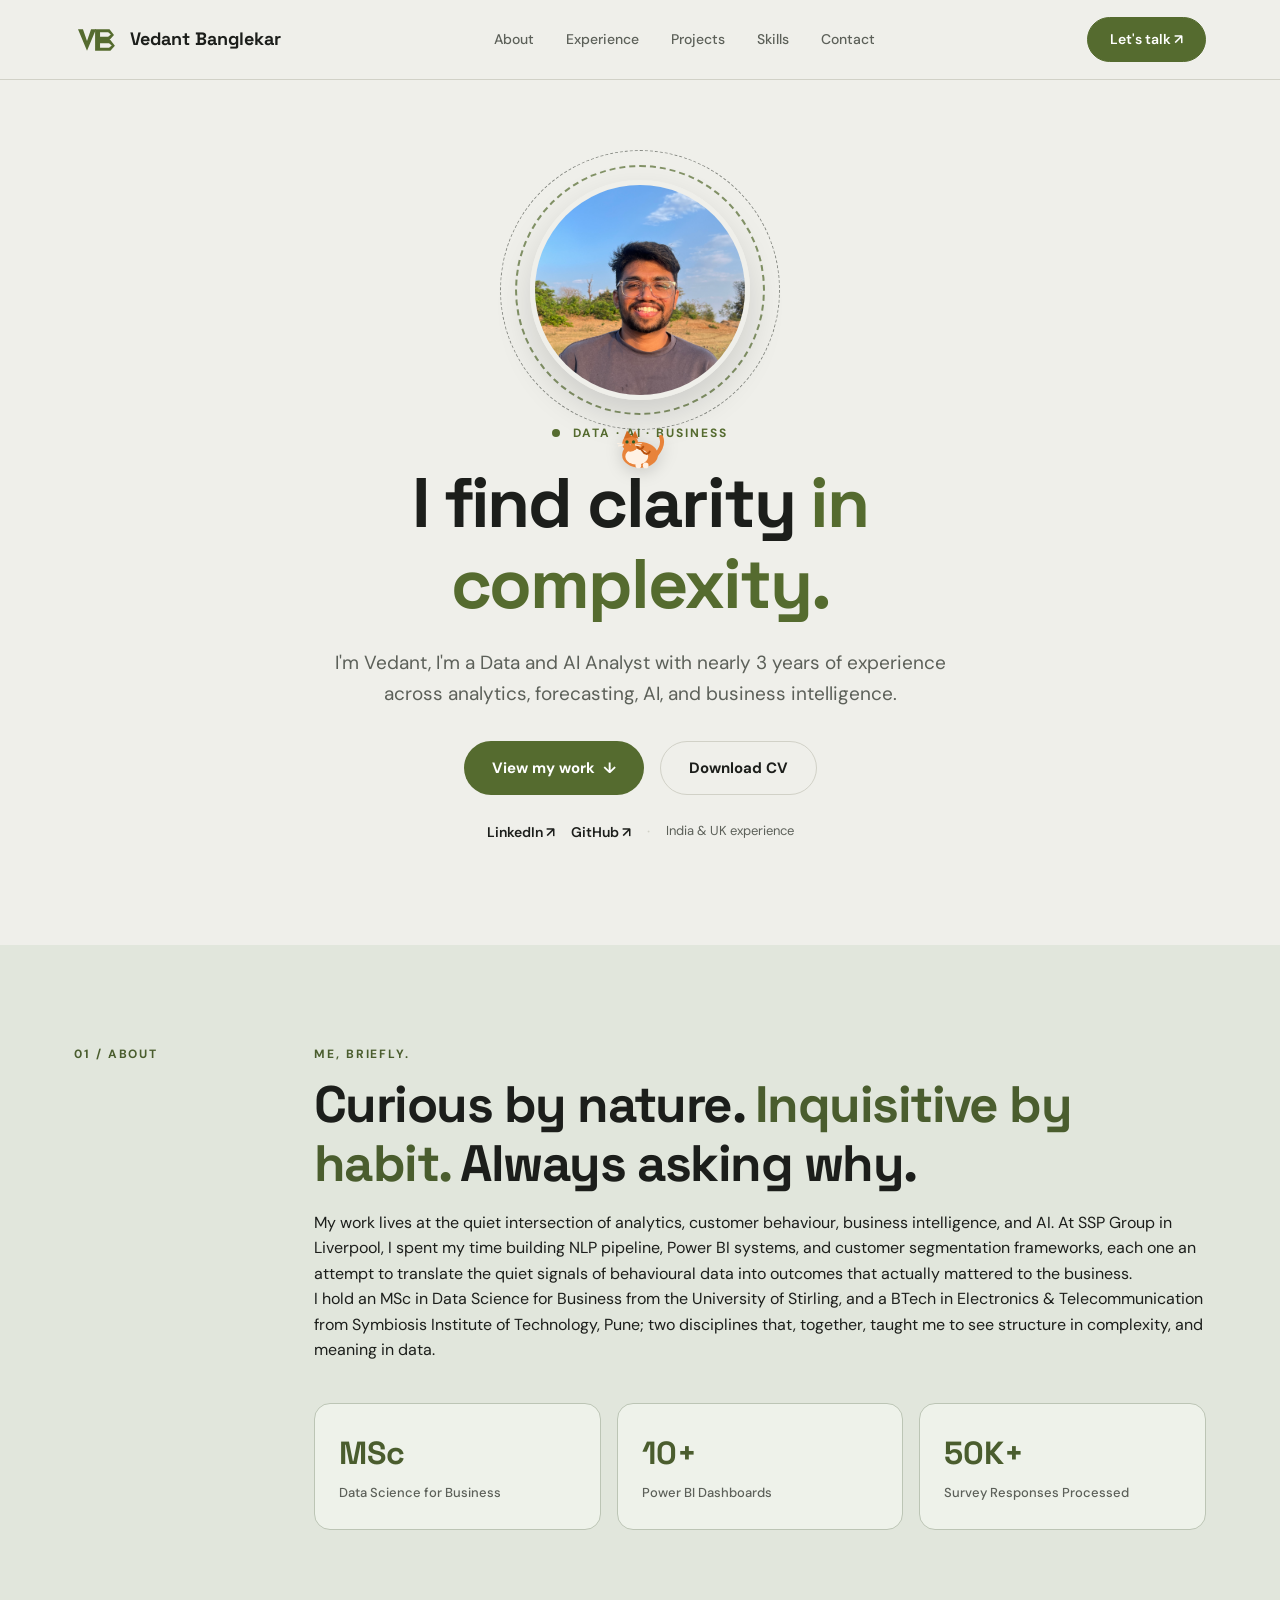
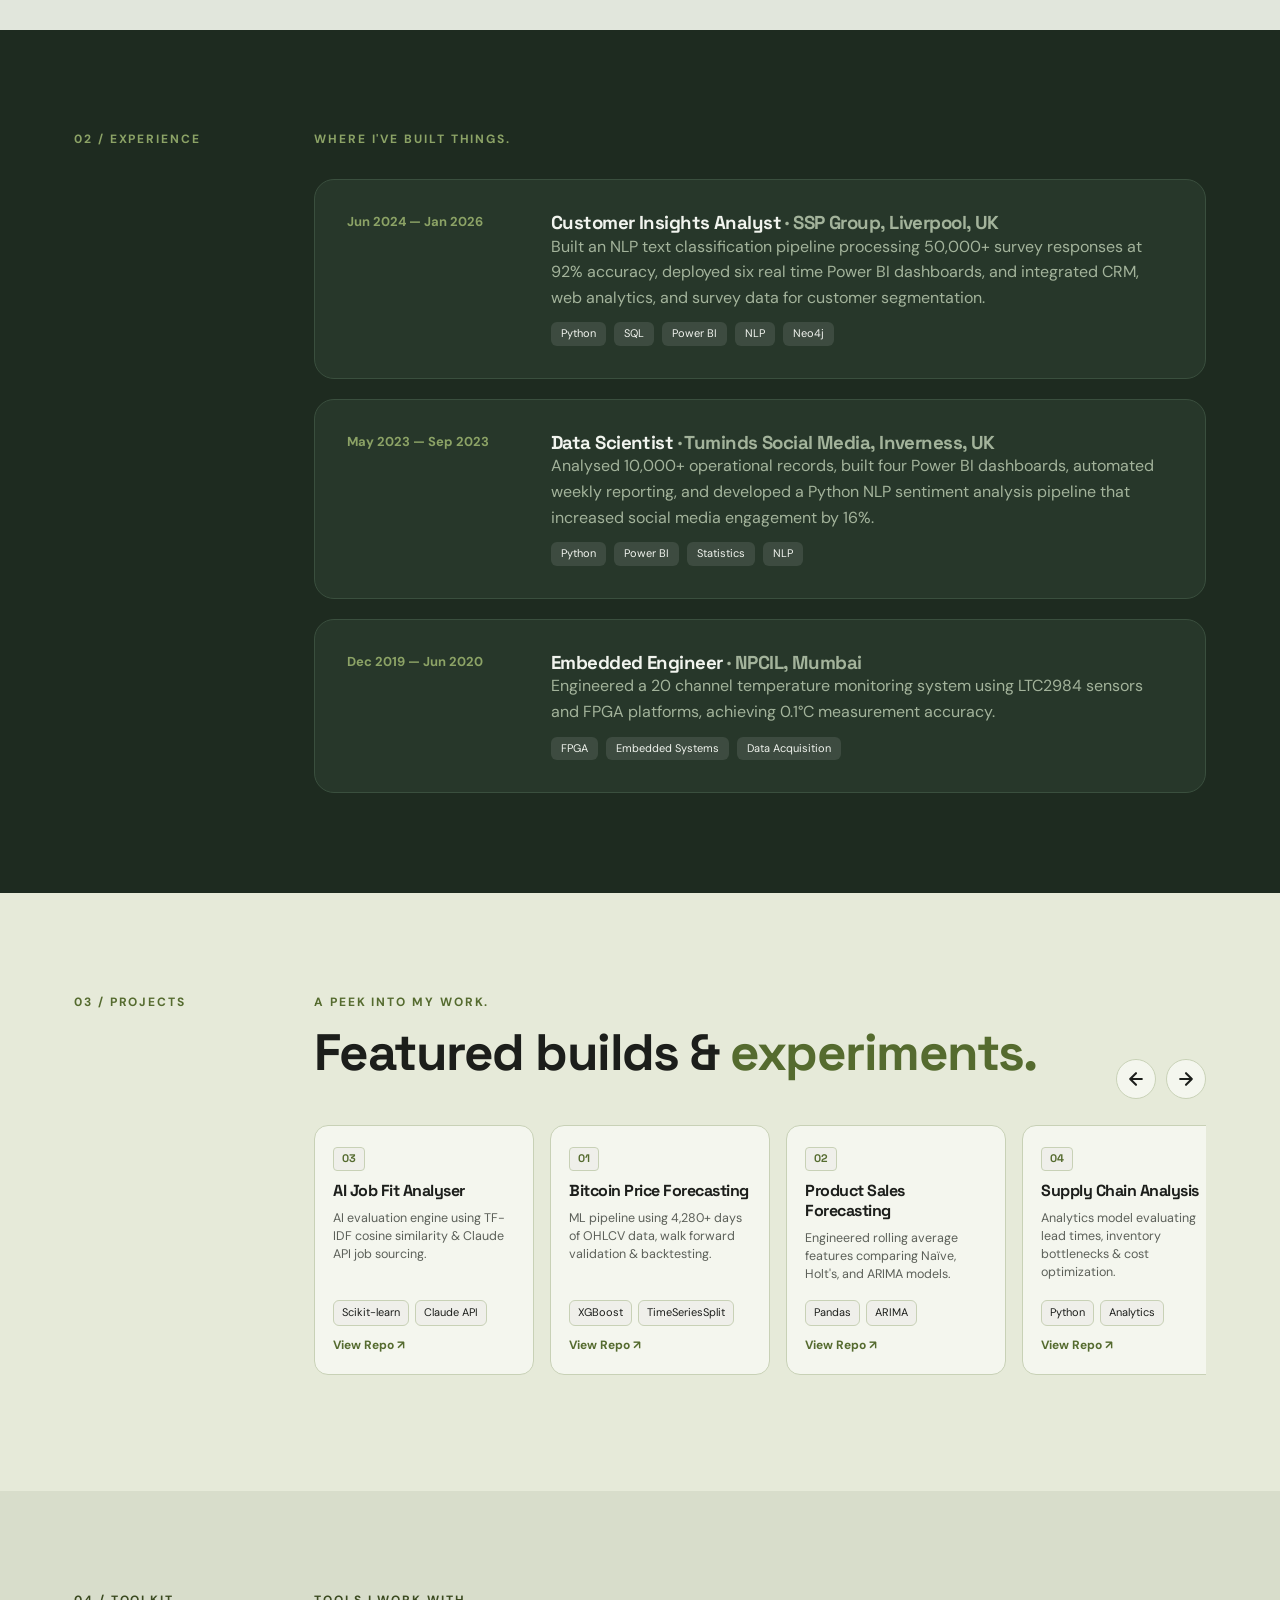
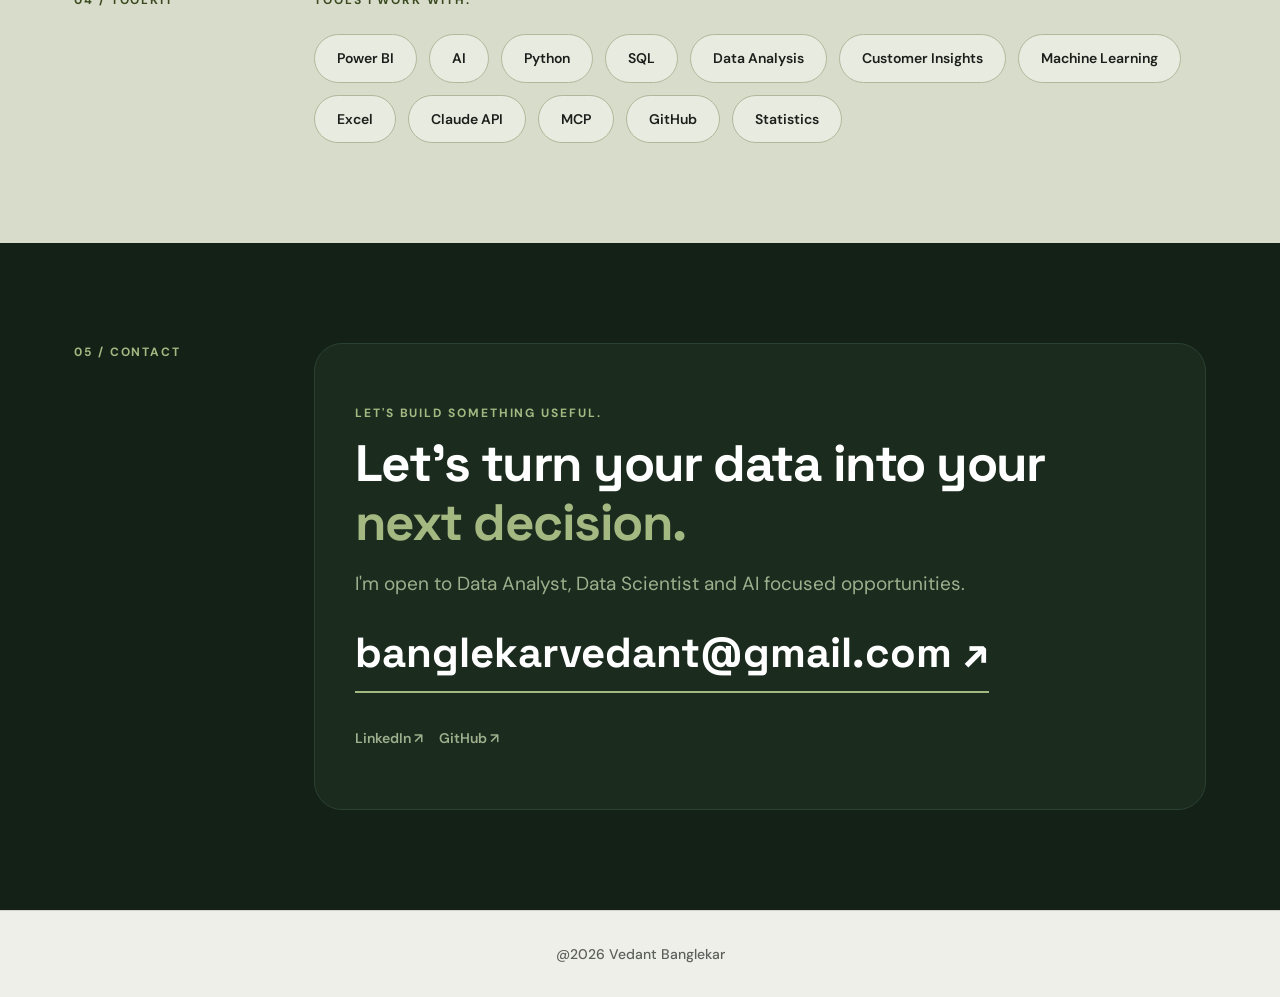
<file: index.html>
<!DOCTYPE html>
<html lang="en">
<head>
  <meta charset="UTF-8" />
  <meta name="viewport" content="width=device-width, initial-scale=1.0" />
  <meta name="description" content="Vedant Banglekar — Data Analyst, Data Scientist and AI enthusiast." />
  <title>Vedant Banglekar</title>
  <link rel="preconnect" href="https://fonts.googleapis.com">
  <link rel="preconnect" href="https://fonts.gstatic.com" crossorigin>
  <link href="https://fonts.googleapis.com/css2?family=DM+Sans:ital,opsz,wght@0,9..40,100..1000;1,9..40,100..1000&family=Space+Grotesk:wght@300..700&display=swap" rel="stylesheet">
  <link rel="stylesheet" href="style.css" />
</head>
<body>

  <header class="nav">
    <div class="nav-inner">
      <a class="brand" href="#top">
        <div class="brand-logo">
          <svg viewBox="0 0 48 40" fill="none" xmlns="http://www.w3.org/2000/svg" class="logo-svg">
            <path d="M 4 8 L 14 32 L 24 8 H 18.5 L 14 21 L 9.5 8 H 4 Z" fill="var(--accent)"/>
            <path d="M 23 8 H 39 L 44 14.5 L 39 20 H 23 V 8 Z M 28.5 11.5 V 16.5 H 37.5 L 40.5 14 L 37.5 11.5 H 28.5 Z" fill="var(--accent)"/>
            <path d="M 23 20 H 40 L 45 26.5 L 40 32 H 23 V 20 Z M 28.5 23.5 V 28.5 H 38.5 L 41.5 26 L 38.5 23.5 H 28.5 Z" fill="var(--accent)"/>
          </svg>
        </div>
        <span class="brand-name">Vedant Banglekar</span>
      </a>
      <nav>
        <a href="#about">About</a>
        <a href="#experience">Experience</a>
        <a href="#projects">Projects</a>
        <a href="#skills">Skills</a>
        <a href="#contact">Contact</a>
      </nav>
      <a class="nav-cta" href="#contact">Let's talk <span class="arrow">↗</span></a>
    </div>
  </header>

  <main id="top">
    <section class="section section-hero">
      <div class="container hero-centered">
        <div class="profile-avatar-wrapper reveal">
          <div class="avatar-ring"></div>
          <div class="avatar-ring ring-2"></div>
          <img src="assets/profile.jpg" alt="Vedant Banglekar" class="profile-img" onError="this.onerror=null;this.src='https://ui-avatars.com/api/?name=Vedant+Banglekar&background=556B2F&color=fff&size=240';" />
        </div>

        <div class="hero-copy reveal">
          <p class="eyebrow"><span class="pulse-dot"></span> DATA · AI · BUSINESS</p>
          <h1>I find clarity <span class="accent-text">in complexity.</span></h1>
          <p class="hero-text">
            I'm Vedant, I'm a Data and AI Analyst with nearly 3 years
            of experience across analytics, forecasting, AI, and business intelligence.
          </p>
          <div class="actions">
            <a class="button primary" href="#projects">View my work <span class="btn-icon">↓</span></a>
            <a class="button secondary" href="assets/Vedant_Banglekar_CV.pdf" target="_blank" rel="noreferrer" download="Vedant_Banglekar_CV.pdf">Download CV</a>
          </div>
          <div class="quick-links">
            <a href="https://www.linkedin.com/in/vedant-banglekar/" target="_blank" rel="noreferrer">LinkedIn ↗</a>
            <a href="https://github.com/Vedant2699" target="_blank" rel="noreferrer">GitHub ↗</a>
            <span class="divider">·</span>
            <span class="meta-tag">India & UK experience</span>
          </div>
        </div>
      </div>
    </section>

    <section id="about" class="section section-about">
      <div class="container section-inner reveal">
        <div class="section-label">01 / ABOUT</div>
        <div class="content">
          <p class="kicker">Me, Briefly.</p>
          <h2>Curious by nature. <span class="accent-text"> Inquisitive by habit.</span> Always asking why.</h2>
          <p>
            My work lives at the quiet intersection of analytics, customer behaviour, business intelligence, and AI. At SSP Group in Liverpool, I spent my time building NLP pipeline, Power BI systems, and customer segmentation frameworks, each one an attempt to translate the quiet signals of behavioural data into outcomes that actually mattered to the business.
          </p>
          <p>
            I hold an MSc in Data Science for Business from the University of Stirling, and a BTech in Electronics & Telecommunication from Symbiosis Institute of Technology, Pune; two disciplines that, together, taught me to see structure in complexity, and meaning in data.
          </p>

          <div class="facts">
            <div class="fact-card">
              <strong>MSc</strong>
              <span>Data Science for Business</span>
            </div>
            <div class="fact-card">
              <strong>10+</strong>
              <span>Power BI Dashboards</span>
            </div>
            <div class="fact-card">
              <strong>50K+</strong>
              <span>Survey Responses Processed</span>
            </div>
          </div>
        </div>
      </div>
    </section>

    <section id="experience" class="section section-experience">
      <div class="container section-inner reveal">
        <div class="section-label">02 / EXPERIENCE</div>
        <div class="content wide">
          <p class="kicker">Where I've built things.</p>
          <div class="timeline">
            <article class="job">
              <div class="job-date">Jun 2024 — Jan 2026</div>
              <div class="job-details">
                <h3>Customer Insights Analyst <span class="company">· SSP Group, Liverpool, UK</span></h3>
                <p>Built an NLP text classification pipeline processing 50,000+ survey responses at 92% accuracy, deployed six real time Power BI dashboards, and integrated CRM, web analytics, and survey data for customer segmentation.</p>
                <div class="tags"><span>Python</span><span>SQL</span><span>Power BI</span><span>NLP</span><span>Neo4j</span></div>
              </div>
            </article>

            <article class="job">
              <div class="job-date">May 2023 — Sep 2023</div>
              <div class="job-details">
                <h3>Data Scientist <span class="company">· Tuminds Social Media, Inverness, UK</span></h3>
                <p>Analysed 10,000+ operational records, built four Power BI dashboards, automated weekly reporting, and developed a Python NLP sentiment analysis pipeline that increased social media engagement by 16%.</p>
                <div class="tags"><span>Python</span><span>Power BI</span><span>Statistics</span><span>NLP</span></div>
              </div>
            </article>

            <article class="job">
              <div class="job-date">Dec 2019 — Jun 2020</div>
              <div class="job-details">
                <h3>Embedded Engineer <span class="company">· NPCIL, Mumbai</span></h3>
                <p>Engineered a 20 channel temperature monitoring system using LTC2984 sensors and FPGA platforms, achieving 0.1°C measurement accuracy.</p>
                <div class="tags"><span>FPGA</span><span>Embedded Systems</span><span>Data Acquisition</span></div>
              </div>
            </article>
          </div>
        </div>
      </div>
    </section>

    <section id="projects" class="section section-projects">
      <div class="container section-inner reveal">
        <div class="section-label">03 / PROJECTS</div>
        <div class="content wide">
          <div class="carousel-header">
            <div>
              <p class="kicker">A peek into my work.</p>
              <h2>Featured builds & <span class="accent-text">experiments.</span></h2>
            </div>
            <div class="carousel-controls">
              <button type="button" id="scrollLeft" class="carousel-btn" aria-label="Scroll left">
                <svg width="20" height="20" viewBox="0 0 24 24" fill="none" stroke="currentColor" stroke-width="2.5" stroke-linecap="round" stroke-linejoin="round"><path d="M19 12H5M12 19l-7-7 7-7"/></svg>
              </button>
              <button type="button" id="scrollRight" class="carousel-btn" aria-label="Scroll right">
                <svg width="20" height="20" viewBox="0 0 24 24" fill="none" stroke="currentColor" stroke-width="2.5" stroke-linecap="round" stroke-linejoin="round"><path d="M5 12h14M12 5l7 7-7 7"/></svg>
              </button>
            </div>
          </div>

          <div class="carousel-container" id="carouselContainer">
            <div class="carousel-track">

              <article class="project featured">
                <div class="project-body">
                  <span class="project-number">03</span>
                  <h3>AI Job Fit Analyser</h3>
                  <p>AI evaluation engine using TF-IDF cosine similarity & Claude API job sourcing.</p>
                </div>
                <div class="project-footer">
                  <div class="tags"><span>Scikit-learn</span><span>Claude API</span></div>
                  <a href="https://github.com/Vedant2699/JOB-FIT-ANALYST" target="_blank" rel="noreferrer" class="project-link">View Repo ↗</a>
                </div>
              </article>
              
              <article class="project featured">
                <div class="project-body">
                  <span class="project-number">01</span>
                  <h3>Bitcoin Price Forecasting</h3>
                  <p>ML pipeline using 4,280+ days of OHLCV data, walk forward validation & backtesting.</p>
                </div>
                <div class="project-footer">
                  <div class="tags"><span>XGBoost</span><span>TimeSeriesSplit</span></div>
                  <a href="https://github.com/Vedant2699/BITCOIN-PREDICTION" target="_blank" rel="noreferrer" class="project-link">View Repo ↗</a>
                </div>
              </article>

              <article class="project featured">
                <div class="project-body">
                  <span class="project-number">02</span>
                  <h3>Product Sales Forecasting</h3>
                  <p>Engineered rolling average features comparing Naïve, Holt's, and ARIMA models.</p>
                </div>
                <div class="project-footer">
                  <div class="tags"><span>Pandas</span><span>ARIMA</span></div>
                  <a href="https://github.com/Vedant2699/PRODUCT-SALES-FORECASTING" target="_blank" rel="noreferrer" class="project-link">View Repo ↗</a>
                </div>
              </article>

              <article class="project featured">
                <div class="project-body">
                  <span class="project-number">04</span>
                  <h3>Supply Chain Analysis</h3>
                  <p>Analytics model evaluating lead times, inventory bottlenecks & cost optimization.</p>
                </div>
                <div class="project-footer">
                  <div class="tags"><span>Python</span><span>Analytics</span></div>
                  <a href="https://github.com/Vedant2699/Supply-Chain-Data-Analysis" target="_blank" rel="noreferrer" class="project-link">View Repo ↗</a>
                </div>
              </article>

              <article class="project featured">
                <div class="project-body">
                  <span class="project-number">05</span>
                  <h3>Quantitative Stock Analysis</h3>
                  <p>Quantitative tool modeling stock trends, risk metrics & moving averages.</p>
                </div>
                <div class="project-footer">
                  <div class="tags"><span>Quant</span><span>Finance</span></div>
                  <a href="https://github.com/Vedant2699/Quantitative-Analysis-for-Stock-Market" target="_blank" rel="noreferrer" class="project-link">View Repo ↗</a>
                </div>
              </article>

              <article class="project featured">
                <div class="project-body">
                  <span class="project-number">06</span>
                  <h3>Recession Analysis</h3>
                  <p>Investigation analyzing yield curves and trends predicting recession signals.</p>
                </div>
                <div class="project-footer">
                  <div class="tags"><span>Economics</span><span>Data Viz</span></div>
                  <a href="https://github.com/Vedant2699/Recession-Analysis" target="_blank" rel="noreferrer" class="project-link">View Repo ↗</a>
                </div>
              </article>

              <article class="project featured">
                <div class="project-body">
                  <span class="project-number">07</span>
                  <h3>Netflix Data Analysis</h3>
                  <p>Exploratory analysis investigating content strategy and production trends.</p>
                </div>
                <div class="project-footer">
                  <div class="tags"><span>EDA</span><span>Seaborn</span></div>
                  <a href="https://github.com/Vedant2699/Netflix-Data-Analysis" target="_blank" rel="noreferrer" class="project-link">View Repo ↗</a>
                </div>
              </article>

              <article class="project">
                <div class="project-body">
                  <span class="project-number">08</span>
                  <h3>Optimised Healthcare Processes</h3>
                  <p>Data-led process analysis to identify improvement opportunities for NHS Forth Valley.</p>
                </div>
                <div class="project-footer">
                  <div class="tags"><span>Healthcare</span><span>Optimization</span></div>
                </div>
              </article>

              <article class="project">
                <div class="project-body">
                  <span class="project-number">09</span>
                  <h3>Database Management System</h3>
                  <p>Designed a structured relational database architecture for medical data storage.</p>
                </div>
                <div class="project-footer">
                  <div class="tags"><span>SQL</span><span>Database Design</span></div>
                </div>
              </article>

              <article class="project">
                <div class="project-body">
                  <span class="project-number">10</span>
                  <h3>Cristallo Motorcycles Simulation</h3>
                  <p>Simulation modeling to evaluate factory throughput and assembly line bottlenecks.</p>
                </div>
                <div class="project-footer">
                  <div class="tags"><span>Simul8</span><span>Modeling</span></div>
                </div>
              </article>

            </div>
          </div>
        </div>
      </div>
    </section>

    <section id="skills" class="section section-skills">
      <div class="container section-inner reveal">
        <div class="section-label">04 / TOOLKIT</div>
        <div class="content">
          <p class="kicker">Tools I work with.</p>
          <div class="skill-cloud">
            <span>Power BI</span><span>AI</span><span>Python</span><span>SQL</span>
            <span>Data Analysis</span><span>Customer Insights</span><span>Machine Learning</span>
            <span>Excel</span><span>Claude API</span><span>MCP</span><span>GitHub</span><span>Statistics</span>
          </div>
        </div>
      </div>
    </section>

    <section id="contact" class="section section-contact">
      <div class="container section-inner reveal">
        <div class="section-label">05 / CONTACT</div>
        <div class="content wide">
          <div class="contact-card">
            <p class="kicker">Let's build something useful.</p>
            <h2>Let's turn your data into your <br><span class="accent-text">next decision.</span></h2>
            <p class="hero-text">I'm open to Data Analyst, Data Scientist and AI focused opportunities.</p>
            <a class="email" href="mailto:banglekarvedant@gmail.com">banglekarvedant@gmail.com <span class="arrow">↗</span></a>
            <div class="quick-links">
              <a href="https://www.linkedin.com/in/vedant-banglekar/" target="_blank" rel="noreferrer">LinkedIn ↗</a>
              <a href="https://github.com/Vedant2699" target="_blank" rel="noreferrer">GitHub ↗</a>
            </div>
          </div>
        </div>
      </div>
    </section>
  </main>

  <footer>
    <div class="footer-centered">
      <span>@2026 Vedant Banglekar</span>
    </div>
  </footer>

  <script src="script.js"></script>
</body>
</html>
</file>
<file: style.css>
:root {
  --bg: #EFEFEA;                 
  --text: #1C1E1B;               
  --muted: #5C6059;              
  --accent: #556B2F;             
  --accent-light: #3D4E22;
  --panel-border: #D1D1C7;
  --max: 1180px; 
}

* {
  box-sizing: border-box;
  margin: 0;
  padding: 0;
}

html {
  scroll-behavior: smooth;
  background-color: var(--bg);
}

body {
  background: var(--bg);
  color: var(--text);
  font-family: "DM Sans", -apple-system, BlinkMacSystemFont, sans-serif;
  line-height: 1.6;
  overflow-x: hidden;
  position: relative;
}

a {
  color: inherit;
  text-decoration: none;
}

/* Header & Navigation */
.nav {
  position: sticky;
  top: 0;
  z-index: 100;
  height: 80px;
  background: rgba(239, 239, 234, 0.92);
  backdrop-filter: blur(16px);
  -webkit-backdrop-filter: blur(16px);
  border-bottom: 1px solid var(--panel-border);
}

.nav-inner {
  max-width: var(--max);
  height: 100%;
  margin: auto;
  display: flex;
  align-items: center;
  justify-content: space-between;
  padding: 0 24px;
}

.brand {
  font-family: "Space Grotesk", sans-serif;
  font-weight: 700;
  font-size: 18px;
  display: flex;
  align-items: center;
  gap: 12px;
}

.brand-logo {
  display: flex;
  align-items: center;
  justify-content: center;
  width: 44px;
  height: 36px;
  transition: transform 0.25s cubic-bezier(0.16, 1, 0.3, 1);
}

.logo-svg {
  width: 100%;
  height: 100%;
  display: block;
}

.brand:hover .brand-logo {
  transform: translateY(-1px);
}

.brand:hover .logo-svg path {
  fill: var(--accent-light);
  transition: fill 0.2s ease;
}

.nav nav {
  display: flex;
  gap: 32px;
}

.nav nav a {
  color: var(--muted);
  font-size: 14px;
  font-weight: 500;
  transition: all 0.25s ease;
}

.nav nav a:hover {
  color: var(--accent);
}

.nav-cta {
  background: var(--accent);
  border: 1px solid var(--accent);
  padding: 10px 22px;
  border-radius: 99px;
  color: #FFFFFF;
  font-weight: 600;
  font-size: 14px;
  transition: all 0.25s ease;
}

.nav-cta:hover {
  background: var(--accent-light);
  border-color: var(--accent-light);
  transform: translateY(-2px);
}

/* Sections & Layout */
.section {
  width: 100%;
  padding: 100px 0;
  position: relative;
  z-index: 2;
}

.container {
  max-width: var(--max);
  margin: 0 auto;
  padding: 0 24px;
}

.section-inner {
  display: grid;
  grid-template-columns: 180px 1fr;
  gap: 60px;
}

/* Section Colors */
.section-hero {
  background-color: #EFEFEA;
  --card-bg: #E5E5DE;
  --card-border: #C8C8BC;
  --accent-color: #556B2F;
}

.section-about {
  background-color: #E1E6DC;
  --card-bg: #EEF2EA;
  --card-border: #BCC5B5;
  --accent-color: #4A5D2E;
}

.section-experience {
  background-color: #1E2B20;
  color: #F1F4EE;
  --card-bg: #27372A;
  --card-border: #3A4F3E;
  --accent-color: #8CA366;
}

.section-experience h2, 
.section-experience h3, 
.section-experience .job-details {
  color: #F1F4EE;
}

.section-experience .job p,
.section-experience .job .company {
  color: #A3B39B;
}

.section-projects {
  background-color: #E6EAD9;
  --card-bg: #F4F6EE;
  --card-border: #C8D1B6;
  --accent-color: #556B2F;
}

.section-skills {
  background-color: #D8DDCB;
  --card-bg: #E8ECE0;
  --card-border: #B0B89C;
  --accent-color: #3B4A20;
}

.section-contact {
  background-color: #142117;
  color: #F4F6F1;
  --card-bg: #1B2C1F;
  --card-border: #2B4231;
  --accent-color: #A4B882;
}

.section-contact h2, 
.section-contact .email {
  color: #FFFFFF;
}

/* Labels and Headers */
.section-label, .kicker, .eyebrow {
  color: var(--accent-color, #556B2F);
  letter-spacing: 0.16em;
  font-size: 12px;
  font-weight: 700;
  text-transform: uppercase;
}

.pulse-dot {
  display: inline-block;
  width: 8px;
  height: 8px;
  background: var(--accent-color, #556B2F);
  border-radius: 50%;
  margin-right: 8px;
  animation: pulse 2s infinite;
}

@keyframes pulse {
  0%, 100% { transform: scale(0.95); opacity: 0.8; }
  50% { transform: scale(1.2); opacity: 1; }
}

.section-label {
  position: sticky;
  top: 110px;
  height: fit-content;
}

.content.wide {
  min-width: 0;
  width: 100%;
}

/* Typography */
h1, h2, h3 {
  font-family: "Space Grotesk", sans-serif;
  line-height: 1.15;
  letter-spacing: -0.03em;
}

h1 {
  font-size: clamp(44px, 5.5vw, 70px);
  margin: 20px 0 24px;
}

.accent-text {
  color: var(--accent-color, #556B2F);
}

h2 {
  font-size: clamp(32px, 4vw, 52px);
  margin: 12px 0 16px;
}

/* Hero Centered Layout */
.hero-centered {
  display: flex;
  flex-direction: column;
  align-items: center;
  text-align: center;
  max-width: 820px;
  margin: 0 auto;
}

.hero-text {
  color: var(--muted);
  max-width: 660px;
  font-size: 19px;
  margin: 0 auto;
}

.actions {
  display: flex;
  gap: 16px;
  margin: 32px 0 24px;
  justify-content: center;
  flex-wrap: wrap;
}

.button {
  padding: 14px 28px;
  border-radius: 999px;
  font-weight: 700;
  font-size: 15px;
  transition: all 0.25s ease;
  display: inline-flex;
  align-items: center;
  gap: 8px;
}

.primary {
  background: var(--accent);
  color: #FFFFFF;
}

.primary:hover {
  background: var(--accent-light);
  transform: translateY(-2px);
}

.secondary {
  background: transparent;
  border: 1px solid var(--panel-border);
  color: var(--text);
}

.secondary:hover {
  border-color: var(--accent);
  color: var(--accent);
  transform: translateY(-2px);
}

.quick-links {
  display: flex;
  gap: 16px;
  align-items: center;
  flex-wrap: wrap;
}

.hero-centered .quick-links {
  justify-content: center;
}

.quick-links a {
  font-size: 14px;
  font-weight: 600;
  transition: color 0.2s ease;
}

.quick-links a:hover {
  color: var(--accent-color, #556B2F);
}

.quick-links .divider {
  color: var(--panel-border);
}

.meta-tag {
  color: var(--muted);
  font-size: 13px;
}

/* Profile Avatar */
.profile-avatar-wrapper {
  position: relative;
  display: flex;
  justify-content: center;
  align-items: center;
  width: 100%;
  margin-bottom: 24px;
}

.profile-img {
  width: 220px;
  height: 220px;
  border-radius: 50%;
  object-fit: cover;
  border: 5px solid var(--bg);
  box-shadow: 0 16px 36px rgba(0,0,0,0.14);
  z-index: 2;
}

.avatar-ring {
  position: absolute;
  width: 250px;
  height: 250px;
  border: 2px dashed var(--accent);
  border-radius: 50%;
  opacity: 0.7;
  animation: spin 16s linear infinite;
  z-index: 1;
}

.avatar-ring.ring-2 {
  width: 280px;
  height: 280px;
  border: 1px dashed var(--muted);
  animation: spin 24s linear infinite reverse;
}

@keyframes spin {
  to { transform: rotate(360deg); }
}

/* Facts Grid */
.facts {
  display: grid;
  grid-template-columns: repeat(3, 1fr);
  gap: 16px;
  margin-top: 40px;
}

.fact-card {
  background: var(--card-bg);
  border: 1px solid var(--card-border);
  padding: 24px;
  border-radius: 16px;
  transition: all 0.25s ease;
}

.fact-card:hover {
  border-color: var(--accent-color);
  transform: translateY(-2px);
}

.fact-card strong {
  display: block;
  font-family: "Space Grotesk", sans-serif;
  font-size: 32px;
  color: var(--accent-color);
}

.fact-card span {
  color: var(--muted);
  font-size: 13px;
  font-weight: 500;
}

/* Experience Timeline */
.timeline {
  display: flex;
  flex-direction: column;
  gap: 20px;
  margin-top: 30px;
}

.job {
  display: grid;
  grid-template-columns: 180px 1fr;
  gap: 24px;
  padding: 32px;
  background: var(--card-bg);
  border: 1px solid var(--card-border);
  border-radius: 20px;
  transition: all 0.3s ease;
}

.job:hover {
  transform: translateY(-3px);
  border-color: var(--accent-color);
  box-shadow: 0 10px 30px rgba(0, 0, 0, 0.08);
}

.job-date {
  color: var(--accent-color);
  font-size: 13px;
  font-weight: 700;
}

.job-details .tags {
  display: flex;
  gap: 8px;
  margin-top: 12px;
  flex-wrap: wrap;
}

.job-details .tags span {
  font-size: 11px;
  padding: 3px 10px;
  border-radius: 6px;
  background: rgba(255, 255, 255, 0.1);
}

/* Project Carousel */
.carousel-header {
  display: flex;
  justify-content: space-between;
  align-items: flex-end;
  margin-bottom: 20px;
  gap: 16px;
}

.carousel-controls {
  display: flex;
  gap: 10px;
  flex-shrink: 0;
  z-index: 10;
}

.carousel-btn {
  width: 40px;
  height: 40px;
  border-radius: 50%;
  border: 1px solid var(--card-border);
  background: var(--card-bg);
  color: var(--text);
  cursor: pointer;
  display: inline-flex;
  align-items: center;
  justify-content: center;
  transition: all 0.25s ease;
}

.carousel-btn:hover {
  background: var(--accent-color);
  color: #FFFFFF;
  border-color: var(--accent-color);
  transform: scale(1.05);
}

.carousel-container {
  width: 100%;
  overflow-x: auto;
  overflow-y: hidden;
  scroll-behavior: smooth;
  scroll-snap-type: x mandatory;
  padding: 6px 0 16px;
  -webkit-overflow-scrolling: touch;
}

.carousel-track {
  display: flex;
  gap: 16px;
  width: max-content;
}

.carousel-track .project {
  flex: 0 0 220px;
  width: 220px;
  min-height: 250px;
  scroll-snap-align: start;
  background: var(--card-bg);
  border: 1px solid var(--card-border);
  border-radius: 14px;
  padding: 18px;
  display: flex;
  flex-direction: column;
  justify-content: space-between;
  transition: all 0.3s cubic-bezier(0.16, 1, 0.3, 1);
}

.carousel-track .project:hover {
  transform: translateY(-5px);
  border-color: var(--accent-color);
  box-shadow: 0 12px 24px rgba(0, 0, 0, 0.08);
}

.project-number {
  color: var(--accent-color);
  font-family: "Space Grotesk", sans-serif;
  font-weight: 700;
  font-size: 11px;
  margin-bottom: 10px;
  display: inline-block;
  background: var(--bg);
  padding: 2px 8px;
  border-radius: 4px;
  border: 1px solid var(--card-border);
}

.project h3 {
  font-size: 16px;
  line-height: 1.25;
  margin-bottom: 8px;
}

.project p {
  color: var(--muted);
  font-size: 12.5px;
  line-height: 1.45;
  margin-bottom: 12px;
}

.project-footer .tags {
  display: flex;
  flex-wrap: wrap;
  gap: 6px;
}

.project-footer .tags span {
  font-size: 11px;
  padding: 3px 8px;
  border-radius: 6px;
  background: var(--bg);
  border: 1px solid var(--card-border);
}

.project-link {
  margin-top: 10px;
  color: var(--accent-color);
  font-size: 12px;
  font-weight: 700;
  display: inline-block;
  transition: transform 0.2s ease;
}

.project-link:hover {
  transform: translateX(3px);
}

/* Skill Cloud */
.skill-cloud {
  display: flex;
  flex-wrap: wrap;
  gap: 12px;
  margin-top: 24px;
}

.skill-cloud span {
  padding: 12px 22px;
  border: 1px solid var(--card-border);
  border-radius: 999px;
  background: var(--card-bg);
  font-size: 14px;
  font-weight: 600;
  color: var(--text);
  transition: all 0.25s ease;
}

.skill-cloud span:hover {
  border-color: var(--accent-color);
  color: var(--accent-color);
  background: var(--bg);
  transform: translateY(-2px);
}

/* Contact Card */
.contact-card {
  background: var(--card-bg);
  border: 1px solid var(--card-border);
  border-radius: 28px;
  padding: 60px 40px;
  text-align: left;
}

.section-contact .hero-text {
  margin: 16px 0 0 0;
  text-align: left;
  color: #9EAF8D;
}

.email {
  font-family: "Space Grotesk", sans-serif;
  font-size: clamp(24px, 4vw, 42px);
  font-weight: 700;
  display: inline-block;
  margin: 20px 0 24px;
  border-bottom: 2px solid var(--accent-color);
  padding-bottom: 4px;
  transition: opacity 0.25s ease;
}

.email:hover {
  opacity: 0.85;
}

.section-contact .quick-links {
  justify-content: flex-start;
  margin-top: 10px;
}

.section-contact .quick-links a {
  color: #9EAF8D;
}

.section-contact .quick-links a:hover {
  color: #FFFFFF;
}

/* Footer */
footer {
  width: 100%;
  background: var(--bg);
  padding: 32px 0;
  border-top: 1px solid var(--panel-border);
  color: var(--muted);
  font-size: 14px;
  font-weight: 500;
}

.footer-centered {
  text-align: center;
}

/* Fixed Cat Animation Container */
.fat-cat {
  position: fixed;
  top: 0;
  left: 0;
  width: 52px;
  height: 52px;
  pointer-events: none;
  z-index: 9999;
  filter: drop-shadow(0 4px 8px rgba(0,0,0,0.15));
}

.reveal {
  opacity: 0;
  transform: translateY(30px);
  transition: opacity 0.8s cubic-bezier(0.16, 1, 0.3, 1), transform 0.8s cubic-bezier(0.16, 1, 0.3, 1);
}

.reveal.visible {
  opacity: 1;
  transform: translateY(0);
}

/* Responsive Media Queries */
@media (max-width: 850px) {
  .nav nav { 
    display: none; 
  }
  .section-inner {
    grid-template-columns: 1fr;
    gap: 32px;
  }
  .job {
    grid-template-columns: 1fr;
    gap: 12px;
  }
  .facts {
    grid-template-columns: 1fr;
  }
}
</file>
